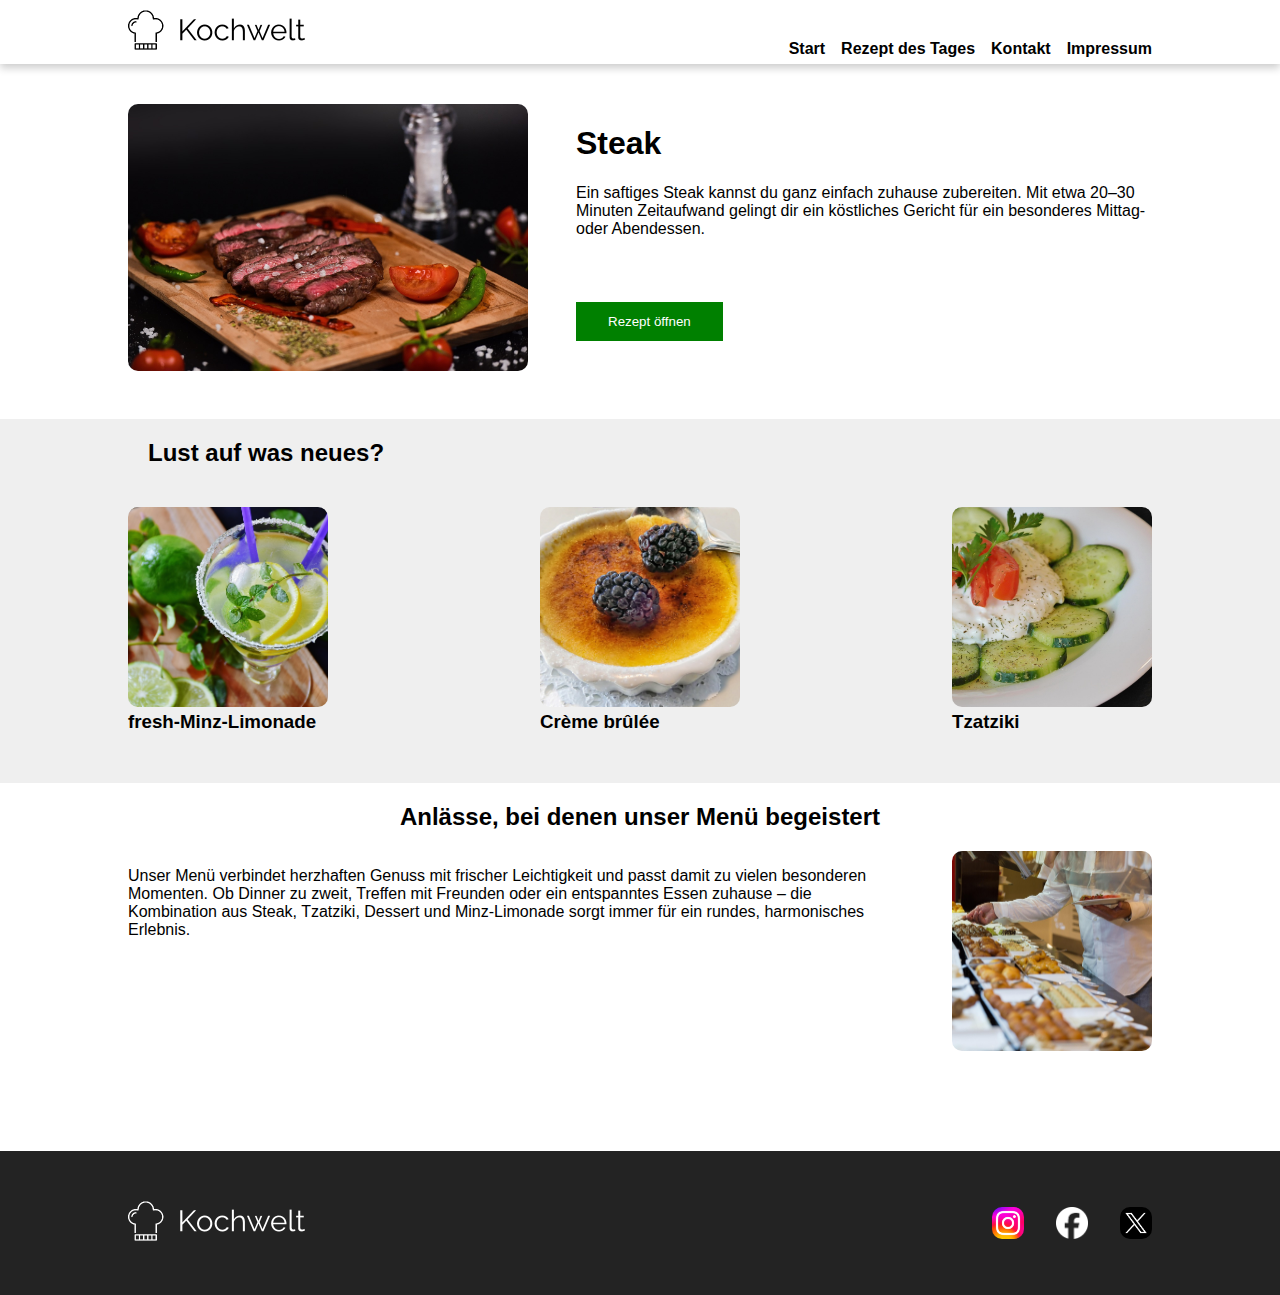
<file: index.html>
<!DOCTYPE html>
<html lang="en">

<head>
    <meta charset="UTF-8">
    <meta name="viewport" content="width=device-width, initial-scale=1.0">
    <title>Kochwelt</title>
    <link rel="stylesheet" href="css/style.css">
    <link rel="stylesheet" href="css/generel.css">
    <link rel="stylesheet" href="css/header-footer.css">
    <link rel="icon" href="./assets/img/icons/logo_small.ico" sizes="32x32">
    <link rel="stylesheet" href="./assets/img/icons/logo_small.png" sizes="32x32">
</head>

<body>

    <header class="box-shadow">
        <div class="content-limit padding">
            <div class="margin-limit">
                <div class="menu">
                    <a href="./index.html">
                        <img src="./assets/img/logo.png" alt="Go to homepage" class="menu-logo">
                    </a>
                    <nav>
                        <ul class="menu-nav">
                            <li><a href="./index.html">Start</a></li>
                            <li><a href="html/steak.html">Rezept des Tages</a></li>
                            <li><a href="html/contact.html">Kontakt</a></li>
                            <li><a href="html/impressum.html">Impressum</a></li>
                        </ul>
                    </nav>
                </div>
            </div>
        </div>
    </header>
    <main>
        <section class="content-limit padding">
            <div class="margin-limit">
                <div class="img-center">
                    <img src="assets/img/steak.jpg" alt="steak-image" class="hero-image">
                    <div>
                        <h1>Steak</h1>
                        <p>Ein saftiges Steak kannst du ganz einfach zuhause zubereiten. Mit etwa 20–30 Minuten
                            Zeitaufwand
                            gelingt dir ein köstliches Gericht für ein besonderes Mittag- oder Abendessen.</p>
                        <button role="link" class="button" onclick="location.href='html/steak.html'"> Rezept
                            öffnen</button>
                    </div>
                </div>
            </div>
        </section>
        <section class="lawn">
            <div class="content-limit padding">
                <div class="margin-limit">
                    <h2 class="new-recipe-headline">Lust auf was neues?</h2>
                    <div class="recipe-option">
                        <a href="html/lemon.html">
                            <div>
                                <img src="assets/img/mint-lemon-drink.jpg" alt="" class="recipe-image">
                                <h3 class="recipe-name">fresh-Minz-Limonade</h3>
                            </div>
                        </a>
                        <a href="html/creme-brulee.html">
                            <div>
                                <img src="assets/img/dessert.jpg" alt="" class="recipe-image">
                                <h3 class="recipe-name">Crème brûlée</h3>
                            </div>
                        </a>
                        <a href="html/tzatziki.html">
                            <div>
                                <img src="assets/img/tzaziki.jpg" alt="" class="recipe-image">
                                <h3 class="recipe-name">Tzatziki</h3>
                            </div>
                        </a>
                    </div>
                </div>
        </section>
        <section class="content-limit padding">
            <div class="margin-limit">
                <h2 class="events-title">Anlässe, bei denen unser Menü begeistert</h2>
                <div class="event-information">
                    <p>Unser Menü verbindet herzhaften Genuss mit frischer Leichtigkeit und passt damit zu vielen
                        besonderen
                        Momenten. Ob Dinner zu zweit, Treffen mit Freunden oder ein entspanntes Essen zuhause – die
                        Kombination aus Steak, Tzatziki, Dessert und Minz-Limonade sorgt immer für ein rundes,
                        harmonisches
                        Erlebnis.</p>
                    <img src="assets/img/event.jpg" alt="event-picture" class="event-image">
                </div>
            </div>
        </section>
    </main>
    <section class="footer-background" aria-label="Footer">
        <div class="content-limit padding">
            <footer class="margin-limit footer-special-margin">
                <a href="./index.html">
                    <img src="assets/img/logo.png" alt="logo-img" class="footer-logo">
                </a>
                <div class="footer-logo-foramtion">
                    <img src="assets/img/instagram-logo.png" alt="Instagram-Logo" class="social-media-logo">
                    <img src="assets/img/facebook-logo.png" alt="Facbook-Logo" class="social-media-logo">
                    <img src="assets/img/x-logo.png" alt="X-Logo" class="social-media-logo">
                </div>
            </footer>
        </div>
    </section>
</body>

</html>
</file>
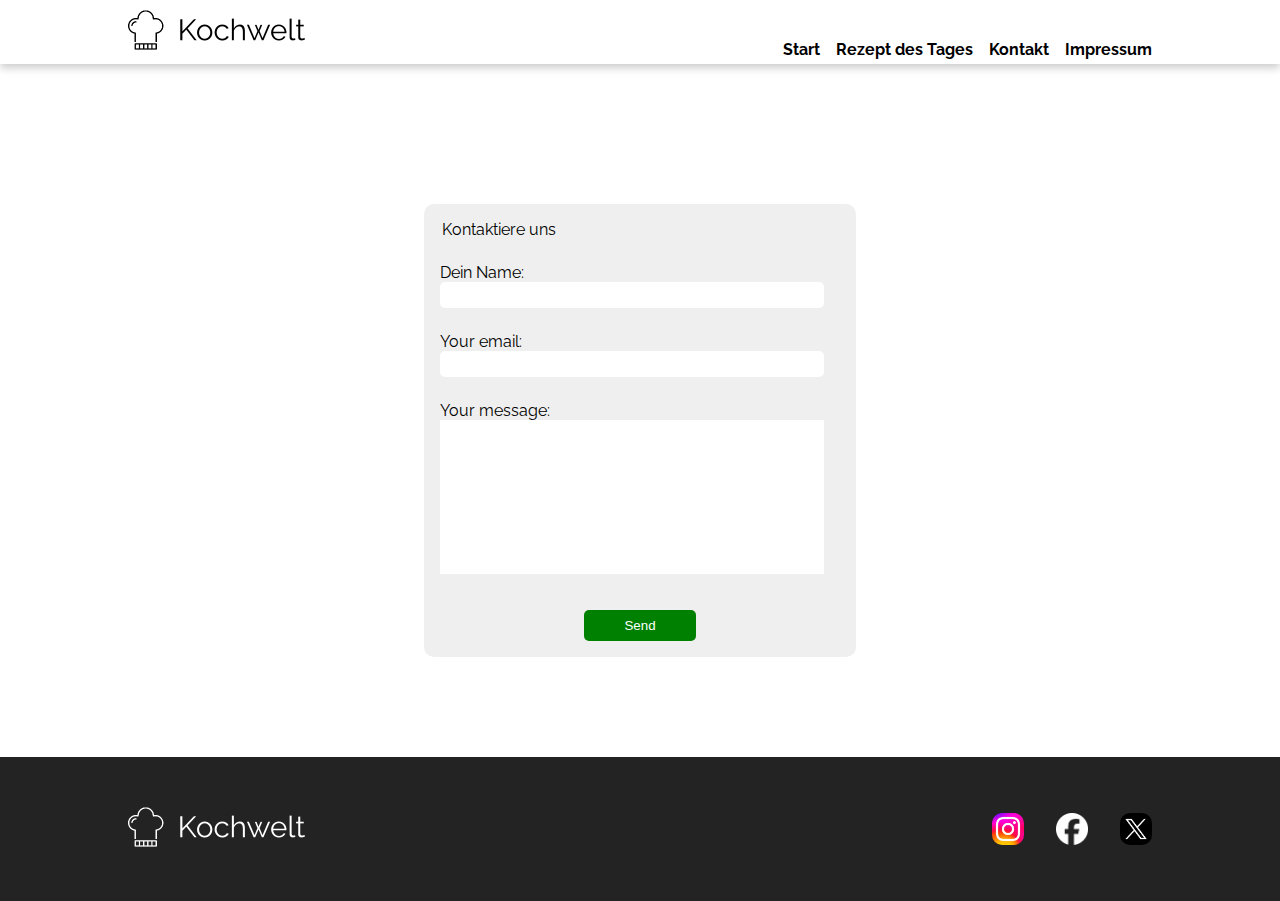
<file: html/contact.html>
<!DOCTYPE html>
<html lang="en">

<head>
    <meta charset="UTF-8">
    <meta name="viewport" content="width=device-width, initial-scale=1.0">
    <title>Kochwelt</title>
    <link rel="stylesheet" href="../css/generel.css">
    <link rel="stylesheet" href="../css/header-footer.css">
    <link rel="stylesheet" href="../css/contact.css">
    <link rel="preconnect" href="https://fonts.googleapis.com">
    <link rel="preconnect" href="https://fonts.gstatic.com" crossorigin>
    <link href="https://fonts.googleapis.com/css2?family=Raleway:ital,wght@0,100..900;1,100..900&display=swap"
        rel="stylesheet">
    <script src="../javascript/script-contact.js"></script>
</head>

<body>
    <header class="box-shadow">
        <div class="content-limit padding">
            <div class="margin-limit">
                <div class="menu">
                    <a href="../index.html">
                        <img src="../assets/img/logo.png" alt="Go to homepage" class="menu-logo">
                    </a>
                    <nav>
                        <ul class="menu-nav">
                            <li><a href="../index.html">Start</a></li>
                            <li><a href="../html/steak.html">Rezept des Tages</a></li>
                            <li><a href="../html/contact.html">Kontakt</a></li>
                            <li><a href="../html/impressum.html">Impressum</a></li>
                        </ul>

                    </nav>
                </div>
            </div>
        </div>
    </header>
    <main>
        <section class="content-limit padding">
            <div class="margin-limit contact-style">
                <div>
                    <!-- modify this form HTML and place wherever you want your form -->
                    <form action="https://formspree.io/f/xykyaejo" method="POST" class="box">
                        <legend>Kontaktiere uns</legend>

                        <label for="name" class="label-margin">Dein Name:</label>
                        <input id="name" type="text" name="name" required>

                        <label for="email" class="label-margin">Your email:</label>
                        <input id="email" type="email" name="email" required>

                        <label for="message" class="label-margin">Your message:</label>
                        <textarea id="message" name="message" required></textarea>
                        <div class="button-style">
                            <button type="submit">Send</button>
                        </div>
                    </form>

                </div>
            </div>
        </section>
    </main>
    <section class="footer-background" aria-label="footer">
        <div class="content-limit padding">
            <footer class="margin-limit footer-special-margin">
                <a href="../index.html">
                    <img src="../assets/img/logo.png" alt="logo-img" class="footer-logo">
                </a>
                <div class="footer-logo-foramtion">
                    <img src="../assets/img/instagram-logo.png" alt="Instagram-Logo" class="social-media-logo">
                    <img src="../assets/img/facebook-logo.png" alt="Facbook-Logo" class="social-media-logo">
                    <img src="../assets/img/x-logo.png" alt="X-Logo" class="social-media-logo">
                </div>
            </footer>
        </div>
    </section>
</body>
</file>
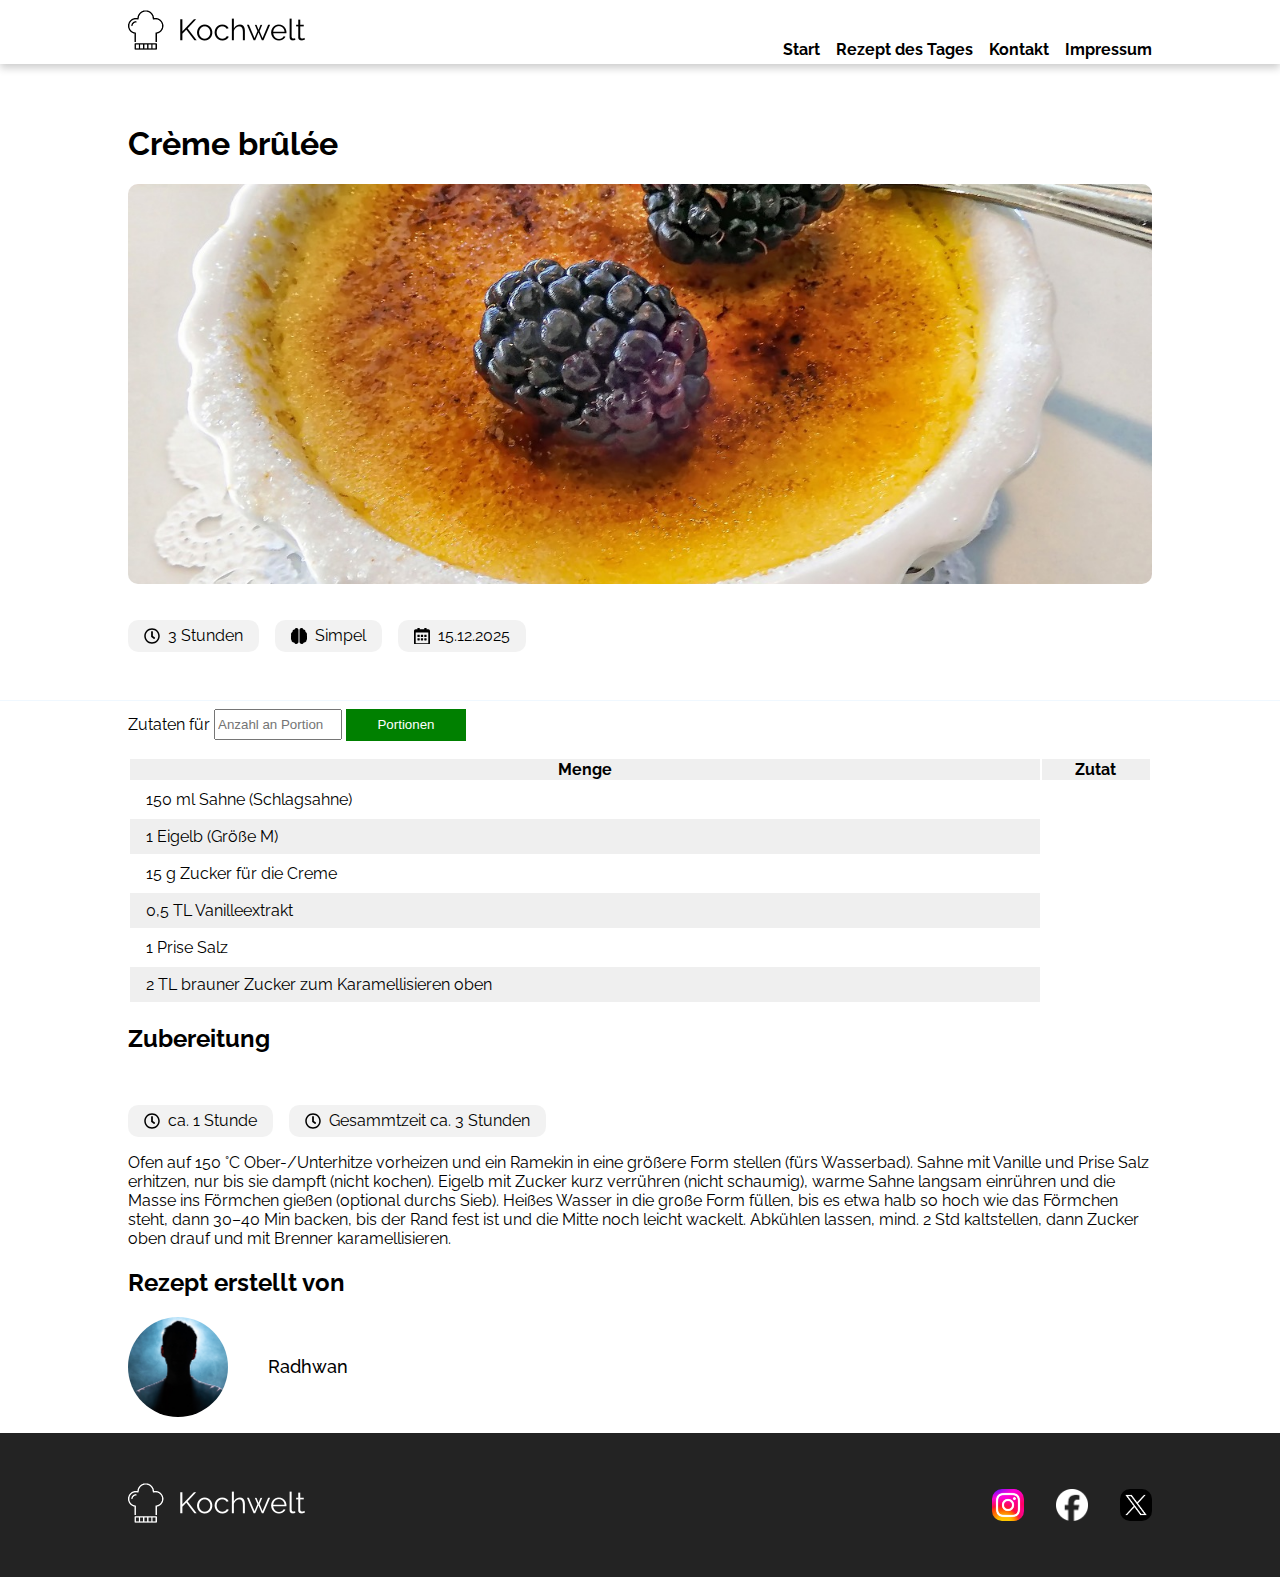
<file: html/creme-brulee.html>
<!DOCTYPE html>
<html lang="en">

<head>
    <meta charset="UTF-8">
    <meta name="viewport" content="width=device-width, initial-scale=1.0">
    <title>Kochwelt</title>
    <link rel="stylesheet" href="../css/generel.css">
    <link rel="stylesheet" href="../css/header-footer.css">
    <link rel="stylesheet" href="../css/recipe-page.css">
    <link rel="preconnect" href="https://fonts.googleapis.com">
    <link rel="preconnect" href="https://fonts.gstatic.com" crossorigin>
    <link href="https://fonts.googleapis.com/css2?family=Raleway:ital,wght@0,100..900;1,100..900&display=swap"
        rel="stylesheet">
</head>

<body>
    <header class="box-shadow">
        <div class="content-limit padding">
            <div class="margin-limit">
                <div class="menu">
                    <a href="../index.html">
                        <img src="../assets/img/logo.png" alt="Go to homepage" class="menu-logo">
                    </a>
                    <nav>
                        <ul class="menu-nav">
                            <li><a href="../index.html">Start</a></li>
                            <li><a href="../html/steak.html">Rezept des Tages</a></li>
                            <li><a href="../html/contact.html">Kontakt</a></li>
                            <li><a href="../html/impressum.html">Impressum</a></li>
                        </ul>

                    </nav>
                </div>
            </div>
        </div>
    </header>

    <main>
        <section class="content-limit padding">
            <div class="margin-limit">
                <h1>Crème brûlée</h1>
                <img src="../assets/img/dessert.jpg" alt="Steak-img" class="recipe-hero-img">
                <div class="section1-info-div">
                    <div class="section1-info">
                        <img src="../assets/img/icons/clock-regular.svg" alt="" class="section1-info-img">
                        <p>3 Stunden</p>
                    </div>
                    <div class="section1-info">
                        <img src="../assets/img/icons/brain-solid.svg" alt="" class="section1-info-img">
                        <p>Simpel</p>
                    </div>
                    <div class="section1-info">
                        <img src="../assets/img/icons/calendar-alt-regular.svg" alt="" class="section1-info-img">
                        <p>15.12.2025</p>
                    </div>
                </div>
            </div>
        </section>

        <div class="section-divider"></div>

        <section class="content-limit padding">
            <div class="margin-limit">
                <form onsubmit="rezept(); return false;" class="form-section2">
                    <label for="portion">Zutaten für</label>
                    <input type="number" min="1" max="20" id="portion" placeholder="Anzahl an Portionen"
                        class="input-portions" required>
                    <button type="submit" class="input-button">Portionen</button>
                </form>
                <table>

                    <head>
                        <tr class="table-header">
                            <th scope="col">Menge</th>
                            <th scope="col">Zutat</th>
                        </tr>
                    </head>
                    <tr>
                        <td>
                            <span id="zutA">150</span>
                            <span class="mlToL"> ml</span> Sahne (Schlagsahne)
                        </td>
                    </tr>
                    <tr>
                        <td>
                            <span id="zutB">1</span>
                            <span class="plural" data-count-id="zutB" data-singular="Eigelb"
                                data-plural="Eigelbe">Eigelb</span> (Größe M)
                        </td>
                    </tr>
                    <tr>
                        <td>
                            <span id="zutC">15</span><span class="gToKg"> g</span> Zucker für die Creme
                        </td>
                    </tr>
                    <tr>
                        <td>
                            <span id="zutD">0,5</span><span> TL Vanilleextrakt</span>
                        </td>
                    </tr>
                    <tr>
                        <td>
                            <span id="zutE">1</span><span class="plural" data-count-id="zutE" data-singular=" Prise"
                                data-plural=" Prisen"> Prise </span> Salz
                        </td>
                    </tr>
                    <tr>
                        <td>
                            <span id="zutF">2</span> <span>TL brauner Zucker zum Karamellisieren oben</span>
                        </td>
                    </tr>
                </table>
            </div>


        </section>

        <section class="content-limit padding section3">
            <div class="margin-limit">
                <h2>Zubereitung</h2>
                <div class="section1-info-div">
                    <div class="section1-info">
                        <img src="../assets/img/icons/clock-regular.svg" alt="clock-img" class="section1-info-img">
                        <p>ca. 1 Stunde</p>
                    </div>
                    <div class="section1-info">
                        <img src="../assets/img/icons/clock-regular.svg" alt="clock-img" class="section1-info-img">
                        <p>Gesammtzeit ca. 3 Stunden</p>
                    </div>
                </div>
                <p>Ofen auf 150 °C Ober-/Unterhitze vorheizen und ein Ramekin in eine größere Form stellen (fürs
                    Wasserbad).
                    Sahne mit Vanille und Prise Salz erhitzen, nur bis sie dampft (nicht kochen). Eigelb mit Zucker kurz
                    verrühren (nicht schaumig), warme Sahne langsam einrühren und die Masse ins Förmchen gießen
                    (optional
                    durchs Sieb). Heißes Wasser in die große Form füllen, bis es etwa halb so hoch wie das Förmchen
                    steht,
                    dann 30–40 Min backen, bis der Rand fest ist und die Mitte noch leicht wackelt. Abkühlen lassen,
                    mind. 2
                    Std kaltstellen, dann Zucker oben drauf und mit Brenner karamellisieren.</p>

                <h2>Rezept erstellt von</h2>
                <div class="creator-div">
                    <img src="../assets/img/character.jpg" alt="character-img" class="creator-img">
                    <h2 class="creator-name">Radhwan</h2>
                </div>
            </div>
        </section>
    </main>
    <section class="footer-background" aria-label="footer">
        <div class="content-limit padding">
            <footer class="margin-limit footer-special-margin">
                <a href="../index.html">
                    <img src="../assets/img/logo.png" alt="logo-img" class="footer-logo">
                </a>
                <div class="footer-logo-foramtion">
                    <img src="../assets/img/instagram-logo.png" alt="Instagram-Logo" class="social-media-logo">
                    <img src="../assets/img/facebook-logo.png" alt="Facbook-Logo" class="social-media-logo">
                    <img src="../assets/img/x-logo.png" alt="X-Logo" class="social-media-logo">
                </div>
            </footer>
        </div>
    </section>
    <script src="../javascript/script-creme.js"></script>
</body>

</html>
</file>
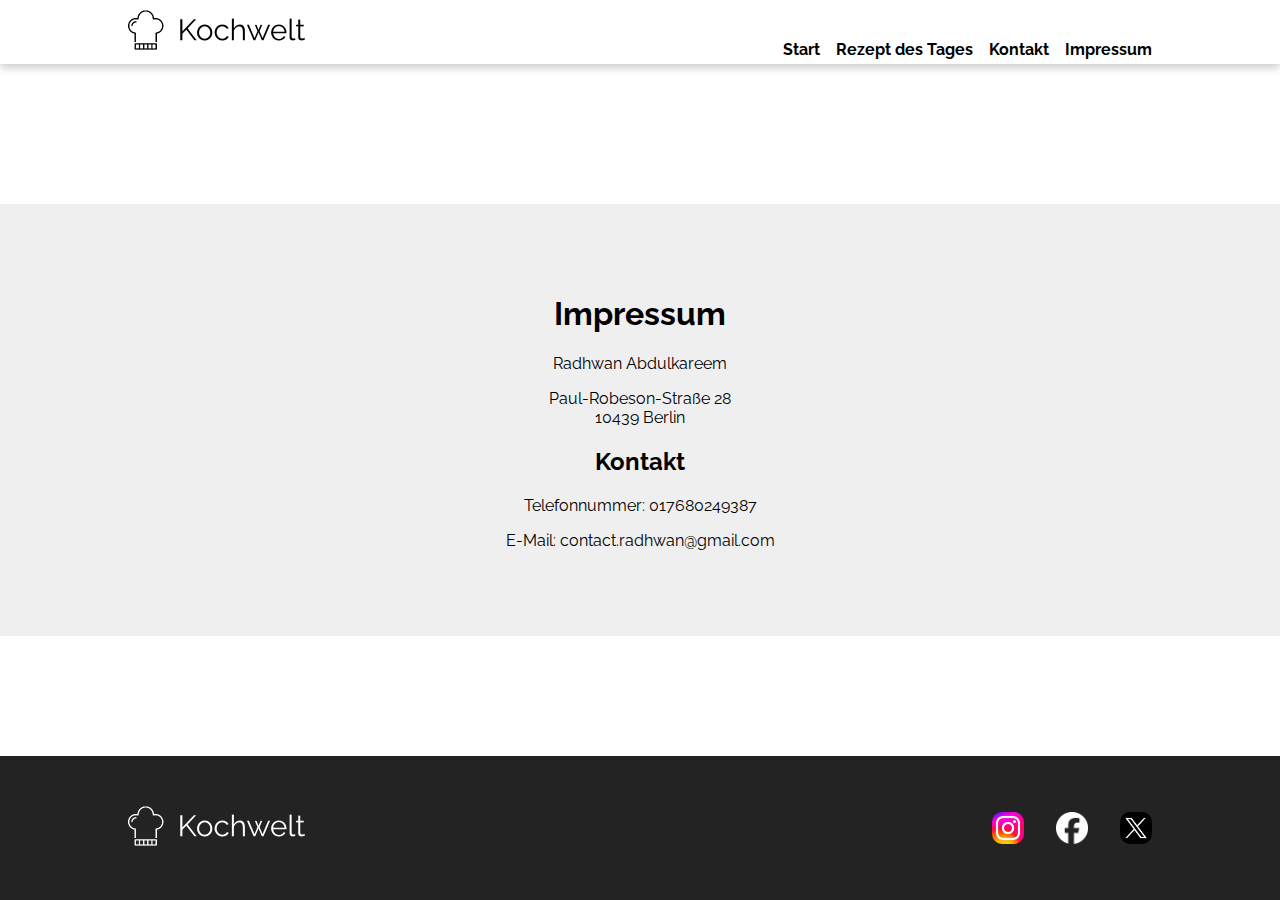
<file: html/impressum.html>
<!DOCTYPE html>
<html lang="en">

<head>
    <meta charset="UTF-8">
    <meta name="viewport" content="width=device-width, initial-scale=1.0">
    <title>Kochwelt</title>
    <link rel="stylesheet" href="../css/generel.css">
    <link rel="stylesheet" href="../css/header-footer.css">
    <link rel="stylesheet" href="../css/impressum.css">
    <link rel="preconnect" href="https://fonts.googleapis.com">
    <link rel="preconnect" href="https://fonts.gstatic.com" crossorigin>
    <link href="https://fonts.googleapis.com/css2?family=Raleway:ital,wght@0,100..900;1,100..900&display=swap"
        rel="stylesheet">
</head>

<body>
    <header class="box-shadow">
        <div class="content-limit padding">
            <div class="margin-limit">
                <div class="menu">
                    <a href="../index.html">
                        <img src="../assets/img/logo.png" alt="Go to homepage" class="menu-logo">
                    </a>
                    <nav>
                        <ul class="menu-nav">
                            <li><a href="../index.html">Start</a></li>
                            <li><a href="../html/steak.html">Rezept des Tages</a></li>
                            <li><a href="../html/contact.html">Kontakt</a></li>
                            <li><a href="../html/impressum.html">Impressum</a></li>
                        </ul>

                    </nav>
                </div>
            </div>
        </div>
    </header>
    <main>
        <div class="page">
            <section class="lawn">
                <div class="content-limit padding">
                    <div class="margin-limit impressum-design">
                        <h1>Impressum</h1>
                        <p>Radhwan Abdulkareem</p>
                        <p>Paul-Robeson-Straße 28 <br>10439 Berlin</p>
                        <h2>Kontakt</h2>
                        <p>Telefonnummer: 017680249387</p>
                        <p>E-Mail: contact.radhwan@gmail.com</p>
                    </div>
                </div>
            </section>
        </div>
    </main>
    <section class="footer-background" aria-label="footer">
        <div class="content-limit padding">
            <footer class="margin-limit footer-special-margin">
                <a href="../index.html">
                    <img src="../assets/img/logo.png" alt="logo-img" class="footer-logo">
                </a>
                <div class="footer-logo-foramtion">
                    <img src="../assets/img/instagram-logo.png" alt="Instagram-Logo" class="social-media-logo">
                    <img src="../assets/img/facebook-logo.png" alt="Facbook-Logo" class="social-media-logo">
                    <img src="../assets/img/x-logo.png" alt="X-Logo" class="social-media-logo">
                </div>
            </footer>
        </div>
    </section>
</body>
</file>
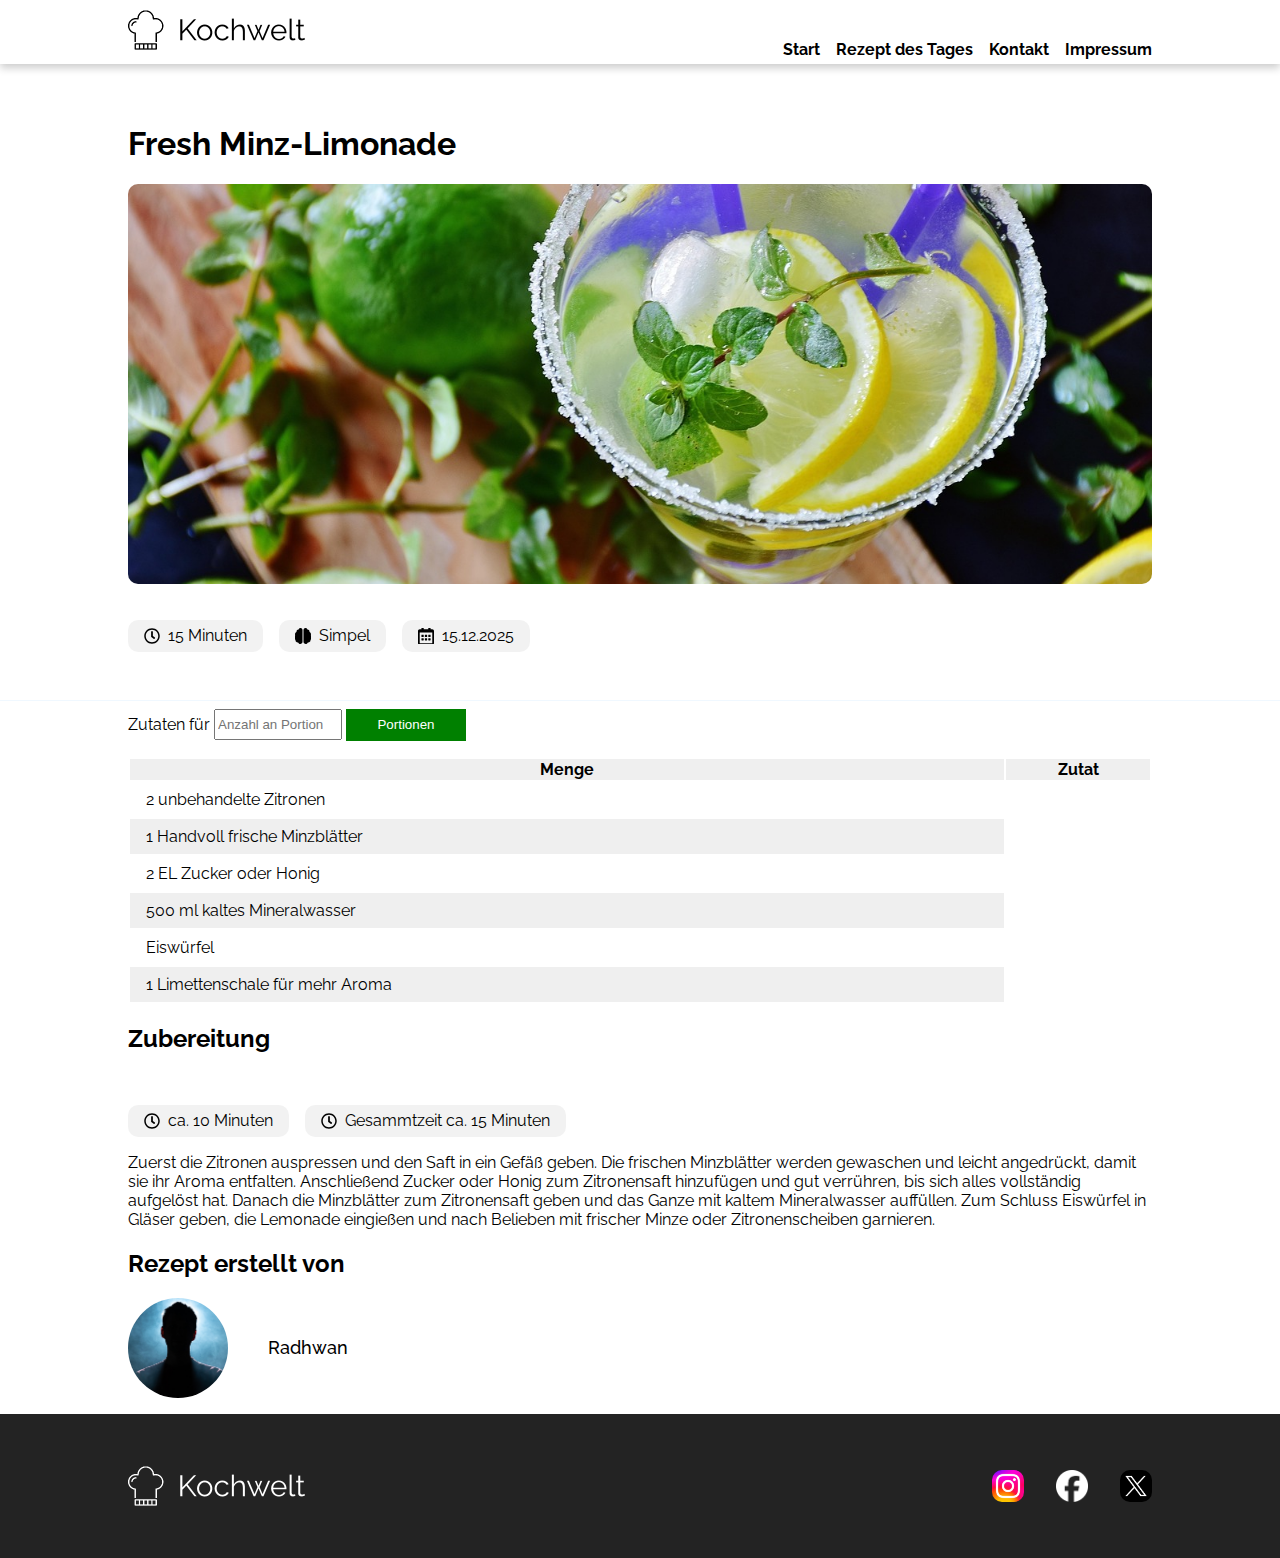
<file: html/lemon.html>
<!DOCTYPE html>
<html lang="en">

<head>
    <meta charset="UTF-8">
    <meta name="viewport" content="width=device-width, initial-scale=1.0">
    <title>Kochwelt</title>
    <link rel="stylesheet" href="../css/generel.css">
    <link rel="stylesheet" href="../css/header-footer.css">
    <link rel="stylesheet" href="../css/recipe-page.css">
    <link rel="preconnect" href="https://fonts.googleapis.com">
    <link rel="preconnect" href="https://fonts.gstatic.com" crossorigin>
    <link href="https://fonts.googleapis.com/css2?family=Raleway:ital,wght@0,100..900;1,100..900&display=swap"
        rel="stylesheet">
</head>

<body>
    <header class="box-shadow">
        <div class="content-limit padding">
            <div class="margin-limit">
                <div class="menu">
                    <a href="../index.html">
                        <img src="../assets/img/logo.png" alt="Go to homepage" class="menu-logo">
                    </a>
                    <nav>
                        <ul class="menu-nav">
                            <li><a href="../index.html">Start</a></li>
                            <li><a href="../html/steak.html">Rezept des Tages</a></li>
                            <li><a href="../html/contact.html">Kontakt</a></li>
                            <li><a href="../html/impressum.html">Impressum</a></li>
                        </ul>

                    </nav>
                </div>
            </div>
        </div>
    </header>

    <main>
        <section class="content-limit padding">
            <div class="margin-limit">
                <h1>Fresh Minz-Limonade</h1>
                <img src="../assets/img/mint-lemon-drink.jpg" alt="lemon-img" class="recipe-hero-img">
                <div class="section1-info-div">
                    <div class="section1-info">
                        <img src="../assets/img/icons/clock-regular.svg" alt="" class="section1-info-img">
                        <p>15 Minuten</p>
                    </div>
                    <div class="section1-info">
                        <img src="../assets/img/icons/brain-solid.svg" alt="" class="section1-info-img">
                        <p>Simpel</p>
                    </div>
                    <div class="section1-info">
                        <img src="../assets/img/icons/calendar-alt-regular.svg" alt="" class="section1-info-img">
                        <p>15.12.2025</p>
                    </div>
                </div>
            </div>
        </section>

        <div class="section-divider"></div>

        <section class="content-limit padding">
            <div class="margin-limit">
                <form onsubmit="rezept(); return false;" class="form-section2">
                    <label for="portion">Zutaten für</label>
                    <input type="number" min="1" max="20" id="portion" placeholder="Anzahl an Portionen"
                        class="input-portions" required>

                    <button type="submit" class="input-button">Portionen</button>
                </form>
                <table>

                    <head>
                        <tr class="table-header">
                            <th scope="col">Menge</th>
                            <th scope="col">Zutat</th>
                        </tr>
                    </head>
                    <tr>
                        <td>
                            <span id="zutA">2</span>
                            unbehandelte Zitronen
                        </td>
                    </tr>
                    <tr>
                        <td>
                            <span id="zutB">1</span>
                            Handvoll frische Minzblätter
                        </td>
                    </tr>
                    <tr>
                        <td>
                            <span id="zutC">2</span> EL Zucker oder Honig
                        </td>
                    </tr>
                    <tr>
                        <td>
                            <span id="zutD">500</span> <span class="mlToL">ml</span> kaltes Mineralwasser
                        </td>
                    </tr>
                    <tr>
                        <td>
                            <span>Eiswürfel</span>
                        </td>
                    </tr>
                    <tr>
                        <td>
                            <span id="zutE">1</span> <span class="plural" data-count-id="zutE"
                                data-singular="Limettenschale" data-plural="Limettenschalen">Limettenschale</span> für
                            mehr Aroma
                        </td>
                    </tr>
                </table>
            </div>


        </section>

        <section class="content-limit padding section3">
            <div class="margin-limit">
                <h2>Zubereitung</h2>
                <div class="section1-info-div">
                    <div class="section1-info">
                        <img src="../assets/img/icons/clock-regular.svg" alt="clock-img" class="section1-info-img">
                        <p>ca. 10 Minuten</p>
                    </div>
                    <div class="section1-info">
                        <img src="../assets/img/icons/clock-regular.svg" alt="clock-img" class="section1-info-img">
                        <p>Gesammtzeit ca. 15 Minuten</p>
                    </div>
                </div>
                <p>Zuerst die Zitronen auspressen und den Saft in ein Gefäß geben. Die frischen Minzblätter werden
                    gewaschen
                    und leicht angedrückt, damit sie ihr Aroma entfalten. Anschließend Zucker oder Honig zum
                    Zitronensaft
                    hinzufügen und gut verrühren, bis sich alles vollständig aufgelöst hat. Danach die Minzblätter zum
                    Zitronensaft geben und das Ganze mit kaltem Mineralwasser auffüllen. Zum Schluss Eiswürfel in Gläser
                    geben, die Lemonade eingießen und nach Belieben mit frischer Minze oder Zitronenscheiben garnieren.
                </p>

                <h2>Rezept erstellt von</h2>
                <div class="creator-div">
                    <img src="../assets/img/character.jpg" alt="character-img" class="creator-img">
                    <h2 class="creator-name">Radhwan</h2>
                </div>
            </div>
        </section>
    </main>
    <section class="footer-background">
        <div class="content-limit padding">
            <footer class="margin-limit footer-special-margin">
                <img src="../assets/img/logo.png" alt="logo-img" class="footer-logo">
                <div class="footer-logo-foramtion">
                    <img src="../assets/img/instagram-logo.png" alt="Instagram-Logo" class="social-media-logo">
                    <img src="../assets/img/facebook-logo.png" alt="Facbook-Logo" class="social-media-logo">
                    <img src="../assets/img/x-logo.png" alt="X-Logo" class="social-media-logo">
                </div>
            </footer>
        </div>
    </section>
    <script src="../javascript/script-lemon.js"></script>

</body>

</html>
</file>
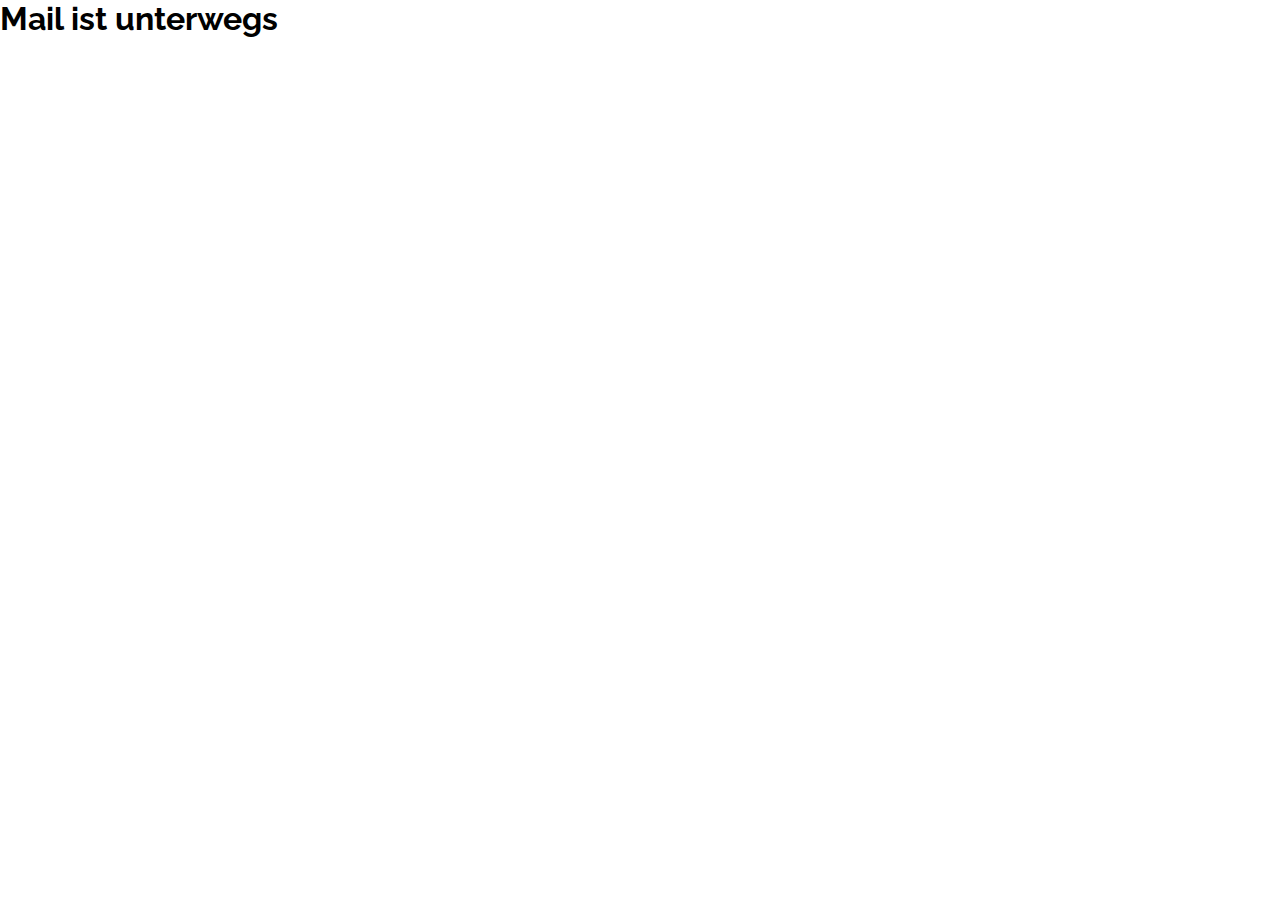
<file: html/send_mail.html>
<!DOCTYPE html>
<html lang="en">

<head>
    <meta charset="UTF-8">
    <meta name="viewport" content="width=device-width, initial-scale=1.0">
    <title>Kochwelt</title>
    <link rel="stylesheet" href="../css/generel.css">
    <link rel="stylesheet" href="../css/header-footer.css">
    <link rel="stylesheet" href="../css/contact.css">
    <link rel="preconnect" href="https://fonts.googleapis.com">
    <link rel="preconnect" href="https://fonts.gstatic.com" crossorigin>
    <link href="https://fonts.googleapis.com/css2?family=Raleway:ital,wght@0,100..900;1,100..900&display=swap"
        rel="stylesheet">
        <script src="../javascript/script-contact.js"></script>
</head>

<body>
    <h1>Mail ist unterwegs</h1>
</body>
</file>
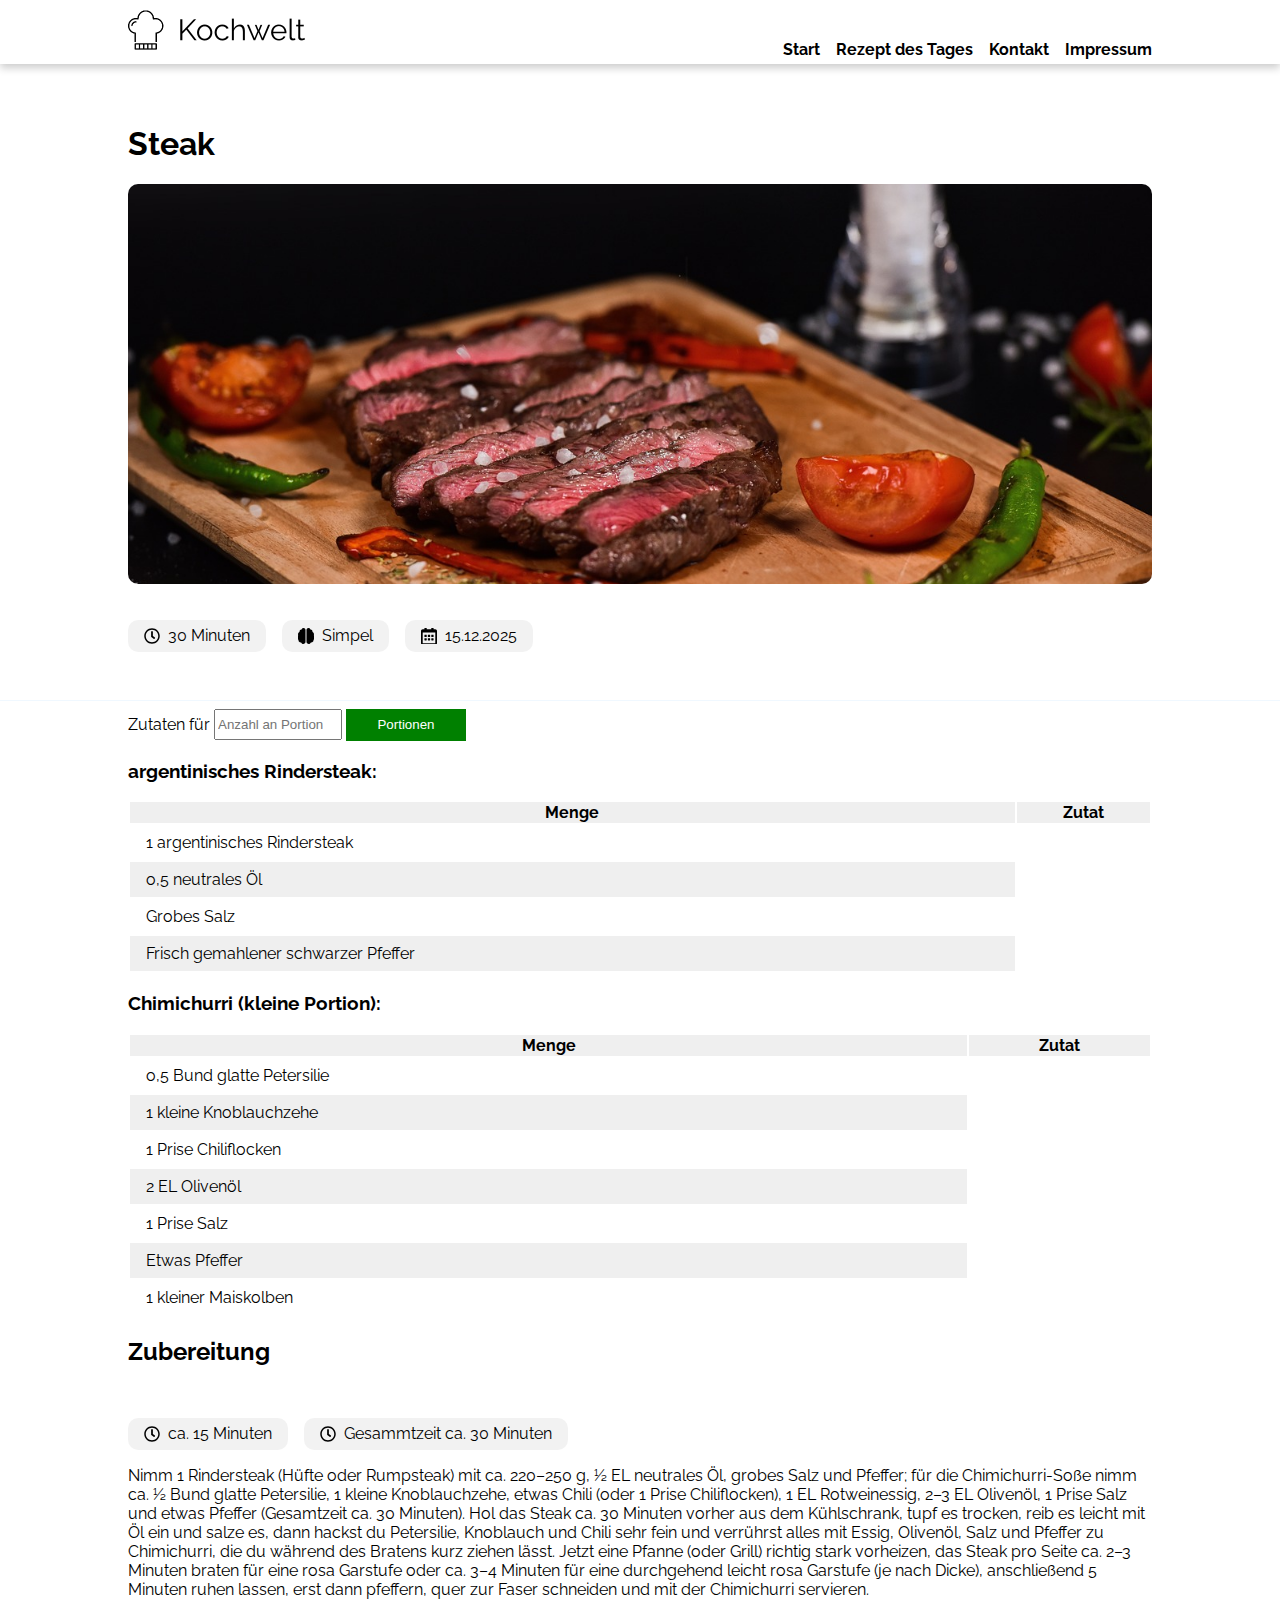
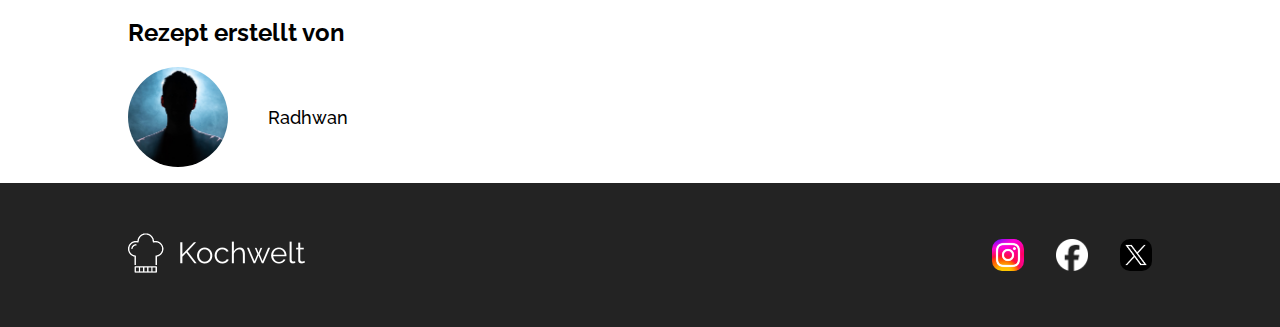
<file: html/steak.html>
<!DOCTYPE html>
<html lang="en">

<head>
    <meta charset="UTF-8">
    <meta name="viewport" content="width=device-width, initial-scale=1.0">
    <title>Kochwelt</title>
    <link rel="stylesheet" href="../css/generel.css">
    <link rel="stylesheet" href="../css/header-footer.css">
    <link rel="stylesheet" href="../css/recipe-page.css">
    <link rel="preconnect" href="https://fonts.googleapis.com">
    <link rel="preconnect" href="https://fonts.gstatic.com" crossorigin>
    <link href="https://fonts.googleapis.com/css2?family=Raleway:ital,wght@0,100..900;1,100..900&display=swap"
        rel="stylesheet">
</head>

<body>
    <header class="box-shadow">
        <div class="content-limit padding">
            <div class="margin-limit">
                <div class="menu">
                    <a href="../index.html">
                        <img src="../assets/img/logo.png" alt="Go to homepage" class="menu-logo">
                    </a>
                    <nav>
                        <ul class="menu-nav">
                            <li><a href="../index.html">Start</a></li>
                            <li><a href="../html/steak.html">Rezept des Tages</a></li>
                            <li><a href="../html/contact.html">Kontakt</a></li>
                            <li><a href="../html/impressum.html">Impressum</a></li>
                        </ul>

                    </nav>
                </div>
            </div>
        </div>
    </header>

    <main>
        <section class="content-limit padding">
            <div class="margin-limit">
                <h1>Steak</h1>
                <img src="../assets/img/steak.jpg" alt="Steak-img" class="recipe-hero-img">
                <div class="section1-info-div">
                    <div class="section1-info">
                        <img src="../assets/img/icons/clock-regular.svg" alt="" class="section1-info-img">
                        <p>30 Minuten</p>
                    </div>
                    <div class="section1-info">
                        <img src="../assets/img/icons/brain-solid.svg" alt="" class="section1-info-img">
                        <p>Simpel</p>
                    </div>
                    <div class="section1-info">
                        <img src="../assets/img/icons/calendar-alt-regular.svg" alt="" class="section1-info-img">
                        <p>15.12.2025</p>
                    </div>
                </div>
            </div>
        </section>

        <div class="section-divider"></div>

        <section class="content-limit padding">
            <div class="margin-limit">
                <form onsubmit="rezept(); return false;" class="form-section2">
                    <label for="portion">Zutaten für</label>
                    <input type="number" min="1" max="20" id="portion" placeholder="Anzahl an Portionen"
                        class="input-portions" required>
                    <button type="submit" class="input-button">Portionen</button>
                </form>

                <h3>argentinisches Rindersteak:</h3>
                <table>
                    <head>
                        <tr class="table-header">
                            <th scope="col">Menge</th>
                            <th scope="col">Zutat</th>
                        </tr>
                    </head>
                    <tr>
                        <td>
                            <span id="zutA">1</span>
                            <span class="plural" data-count-id="zutA" data-singular="argentinisches Rindersteak"
                                data-plural="argentinische Rindersteaks">argentinisches Rindersteak</span>
                        </td>
                    </tr>
                    <tr>
                        <td>
                            <span id="zutB">o,5</span>
                            <span class="plural" data-count-id="zutB" data-singular="neutrales Öl"
                                data-plural="neutrale Öle">neutrales Öl</span>
                        </td>
                    </tr>
                    <tr>
                        <td>
                            <span>Grobes Salz</span>
                        </td>
                    </tr>
                    <tr>
                        <td>
                            <span>Frisch gemahlener schwarzer Pfeffer</span>
                        </td>
                    </tr>
                </table>
                <h3>Chimichurri (kleine Portion):</h3>
                <table>

                    <head>
                        <tr class="table-header">
                            <th scope="col">Menge</th>
                            <th scope="col">Zutat</th>
                        </tr>
                    </head>
                    <tr>
                        <td>
                            <span id="zutC">o,5</span> Bund glatte <span class="plural" data-count-id="zutC"
                                data-singular="Petersilie" data-plural="Petersilien">Petersilie</span>
                        </td>
                    </tr>
                    <tr>
                        <td>
                            <span id="zutD">1</span><span class="plural" data-count-id="zutD"
                                data-singular=" kleine Knoblauchzehe" data-plural=" kleine Knoblauchzehen"> kleine
                                Knoblauchzehe</span>
                        </td>
                    </tr>
                    <tr>
                        <td>
                            <span id="zutE">1</span> <span class="plural" data-count-id="zutE" data-singular="Prise"
                                data-plural="Prisen">Prise</span> Chiliflocken
                        </td>
                    </tr>
                    <tr>
                        <td>
                            <span id="zutF">2</span> EL Olivenöl
                        </td>
                    </tr>
                    <tr>
                        <td>
                            <span id="zutG">1</span> <span class="plural" data-count-id="zutG" data-singular="Prise"
                                data-plural="Prisen">Prise</span> Salz
                        </td>
                    </tr>
                    <tr>
                        <td>
                            <span>Etwas Pfeffer</span>
                        </td>
                    </tr>
                    <tr>
                        <td>
                            <span id="zutH">1</span> <span class="plural" data-count-id="zutH"
                                data-singular="kleiner Maiskolben" data-plural="kleine Meiskolben">kleiner
                                Maiskolben</span>
                        </td>
                    </tr>
                </table>
            </div>


        </section>

        <section class="content-limit padding section3">
            <div class="margin-limit">
                <h2>Zubereitung</h2>
                <div class="section1-info-div">
                    <div class="section1-info">
                        <img src="../assets/img/icons/clock-regular.svg" alt="clock-img" class="section1-info-img">
                        <p>ca. 15 Minuten</p>
                    </div>
                    <div class="section1-info">
                        <img src="../assets/img/icons/clock-regular.svg" alt="clock-img" class="section1-info-img">
                        <p>Gesammtzeit ca. 30 Minuten</p>
                    </div>
                </div>
                <p>Nimm 1 Rindersteak (Hüfte oder Rumpsteak) mit ca. 220–250 g, ½ EL neutrales Öl, grobes Salz und
                    Pfeffer; für die Chimichurri-Soße nimm ca. ½ Bund glatte Petersilie, 1 kleine Knoblauchzehe, etwas
                    Chili (oder 1 Prise Chiliflocken), 1 EL Rotweinessig, 2–3 EL Olivenöl, 1 Prise Salz und etwas
                    Pfeffer (Gesamtzeit ca. 30 Minuten). Hol das Steak ca. 30 Minuten vorher aus dem Kühlschrank, tupf
                    es trocken, reib es leicht mit Öl ein und salze es, dann hackst du Petersilie, Knoblauch und Chili
                    sehr fein und verrührst alles mit Essig, Olivenöl, Salz und Pfeffer zu Chimichurri, die du während
                    des Bratens kurz ziehen lässt. Jetzt eine Pfanne (oder Grill) richtig stark vorheizen, das Steak pro
                    Seite ca. 2–3 Minuten braten für eine rosa Garstufe oder ca. 3–4 Minuten für eine durchgehend leicht
                    rosa Garstufe (je nach Dicke), anschließend 5 Minuten ruhen lassen, erst dann pfeffern, quer zur
                    Faser schneiden und mit der Chimichurri servieren.
                </p>

                <h2>Rezept erstellt von</h2>
                <div class="creator-div">
                    <img src="../assets/img/character.jpg" alt="character-img" class="creator-img">
                    <h2 class="creator-name">Radhwan</h2>
                </div>
            </div>
        </section>
    </main>
    <section class="footer-background" aria-label="footer">
        <div class="content-limit padding">
            <footer class="margin-limit footer-special-margin">
                <a href="../index.html">
                    <img src="../assets/img/logo.png" alt="logo-img" class="footer-logo">
                </a>
                <div class="footer-logo-foramtion">
                    <img src="../assets/img/instagram-logo.png" alt="Instagram-Logo" class="social-media-logo">
                    <img src="../assets/img/facebook-logo.png" alt="Facbook-Logo" class="social-media-logo">
                    <img src="../assets/img/x-logo.png" alt="X-Logo" class="social-media-logo">
                </div>
            </footer>
        </div>
    </section>
    <script src="../javascript/script-steak.js"></script>
</body>

</html>
</file>
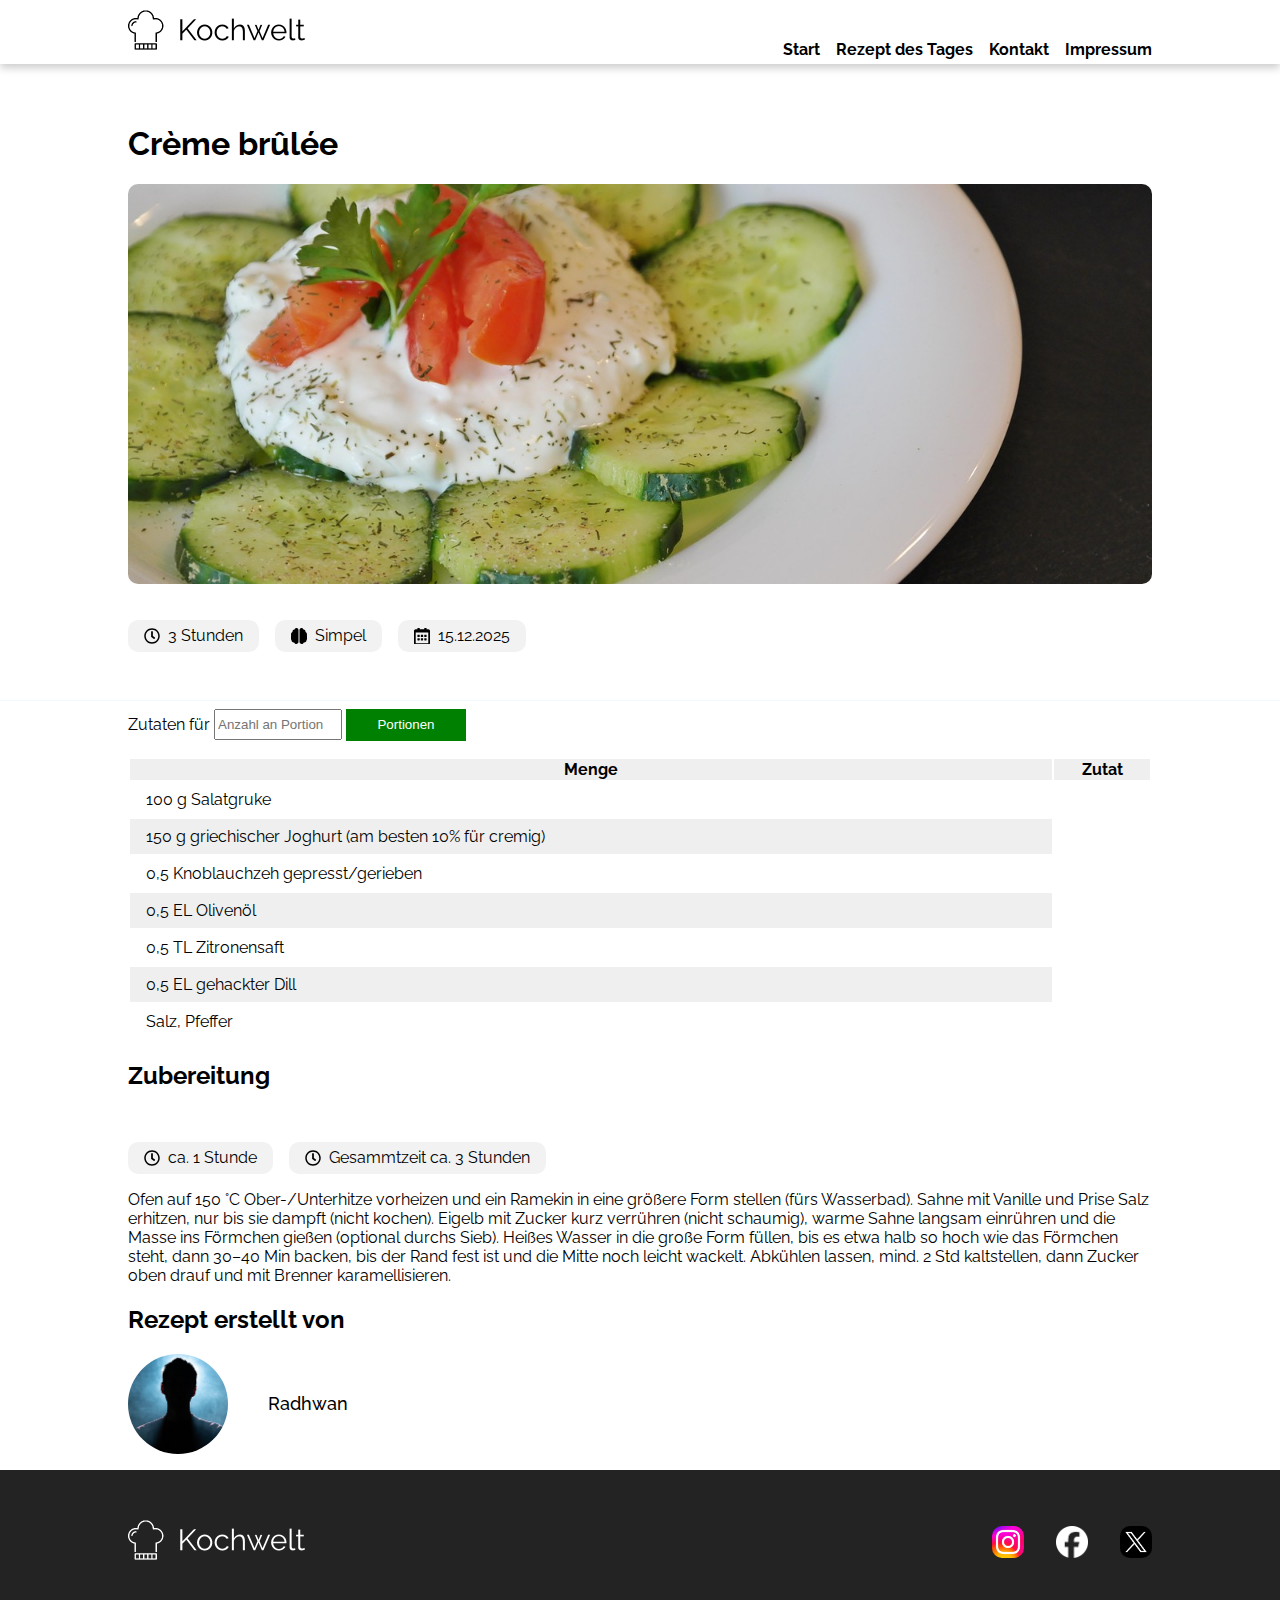
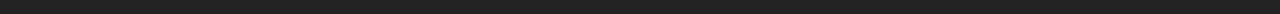
<file: html/tzatziki.html>
<!DOCTYPE html>
<html lang="en">

<head>
    <meta charset="UTF-8">
    <meta name="viewport" content="width=device-width, initial-scale=1.0">
    <title>Kochwelt</title>
    <link rel="stylesheet" href="../css/generel.css">
    <link rel="stylesheet" href="../css/header-footer.css">
    <link rel="stylesheet" href="../css/recipe-page.css">
    <link rel="preconnect" href="https://fonts.googleapis.com">
    <link rel="preconnect" href="https://fonts.gstatic.com" crossorigin>
    <link href="https://fonts.googleapis.com/css2?family=Raleway:ital,wght@0,100..900;1,100..900&display=swap"
        rel="stylesheet">
</head>

<body>
    <header class="box-shadow">
        <div class="content-limit padding">
            <div class="margin-limit">
                <div class="menu">
                    <a href="../index.html">
                        <img src="../assets/img/logo.png" alt="Go to homepage" class="menu-logo">
                    </a>
                    <nav>
                        <ul class="menu-nav">
                            <li><a href="../index.html">Start</a></li>
                            <li><a href="../html/steak.html">Rezept des Tages</a></li>
                            <li><a href="../html/contact.html">Kontakt</a></li>
                            <li><a href="../html/impressum.html">Impressum</a></li>
                        </ul>

                    </nav>
                </div>
            </div>
        </div>
    </header>
    <main>
        <section class="content-limit padding">
            <div class="margin-limit">
                <h1>Crème brûlée</h1>
                <img src="../assets/img/tzaziki.jpg" alt="Steak-img" class="recipe-hero-img">
                <div class="section1-info-div">
                    <div class="section1-info">
                        <img src="../assets/img/icons/clock-regular.svg" alt="" class="section1-info-img">
                        <p>3 Stunden</p>
                    </div>
                    <div class="section1-info">
                        <img src="../assets/img/icons/brain-solid.svg" alt="" class="section1-info-img">
                        <p>Simpel</p>
                    </div>
                    <div class="section1-info">
                        <img src="../assets/img/icons/calendar-alt-regular.svg" alt="" class="section1-info-img">
                        <p>15.12.2025</p>
                    </div>
                </div>
            </div>
        </section>

        <div class="section-divider"></div>

        <section class="content-limit padding">
            <div class="margin-limit">
                <form onsubmit="rezept(); return false;" class="form-section2">
                    <label for="portion">Zutaten für</label>
                    <input type="number" min="1" max="20" id="portion" placeholder="Anzahl an Portionen"
                        class="input-portions" required>

                    <button type="submit" class="input-button">Portionen</button>
                </form>
                <table>

                    <head>
                        <tr class="table-header">
                            <th scope="col">Menge</th>
                            <th scope="col">Zutat</th>
                        </tr>
                    </head>
                    <tr>
                        <td>
                            <span id="zutA">100</span>
                            <span class="gToKg"> g</span> Salatgruke
                        </td>
                    </tr>
                    <tr>
                        <td>
                            <span id="zutB">150</span>
                            <span class="gToKg"> g</span> griechischer Joghurt (am besten 10% für cremig)
                        </td>
                    </tr>
                    <tr>
                        <td>
                            <span id="zutC">0,5</span> <span id="replacegarlic">Knoblauchzeh</span> gepresst/gerieben
                        </td>
                    </tr>
                    <tr>
                        <td>
                            <span id="zutD">0,5</span> EL Olivenöl
                        </td>
                    </tr>
                    <tr>
                        <td>
                            <span id="zutE">0,5</span> TL Zitronensaft
                        </td>
                    </tr>
                    <tr>
                        <td>
                            <span id="zutF">0,5</span> EL gehackter Dill
                        </td>
                    </tr>
                    <tr>
                        <td>
                            <span>Salz, Pfeffer</span>
                        </td>
                    </tr>
                </table>
            </div>


        </section>

        <section class="content-limit padding section3">
            <div class="margin-limit">
                <h2>Zubereitung</h2>
                <div class="section1-info-div">
                    <div class="section1-info">
                        <img src="../assets/img/icons/clock-regular.svg" alt="clock-img" class="section1-info-img">
                        <p>ca. 1 Stunde</p>
                    </div>
                    <div class="section1-info">
                        <img src="../assets/img/icons/clock-regular.svg" alt="clock-img" class="section1-info-img">
                        <p>Gesammtzeit ca. 3 Stunden</p>
                    </div>
                </div>
                <p>Ofen auf 150 °C Ober-/Unterhitze vorheizen und ein Ramekin in eine größere Form stellen (fürs
                    Wasserbad).
                    Sahne mit Vanille und Prise Salz erhitzen, nur bis sie dampft (nicht kochen). Eigelb mit Zucker kurz
                    verrühren (nicht schaumig), warme Sahne langsam einrühren und die Masse ins Förmchen gießen
                    (optional
                    durchs Sieb). Heißes Wasser in die große Form füllen, bis es etwa halb so hoch wie das Förmchen
                    steht,
                    dann 30–40 Min backen, bis der Rand fest ist und die Mitte noch leicht wackelt. Abkühlen lassen,
                    mind. 2
                    Std kaltstellen, dann Zucker oben drauf und mit Brenner karamellisieren.</p>

                <h2>Rezept erstellt von</h2>
                <div class="creator-div">
                    <img src="../assets/img/character.jpg" alt="character-img" class="creator-img">
                    <h2 class="creator-name">Radhwan</h2>
                </div>
            </div>
        </section>
    </main>
    <section class="footer-background" aria-label="Footer">
        <div class="content-limit padding">
            <footer class="margin-limit footer-special-margin">
                <a href="../index.html">
                    <img src="../assets/img/logo.png" alt="logo-img" class="footer-logo">
                </a>
                <div class="footer-logo-foramtion">
                    <img src="../assets/img/instagram-logo.png" alt="Instagram-Logo" class="social-media-logo">
                    <img src="../assets/img/facebook-logo.png" alt="Facbook-Logo" class="social-media-logo">
                    <img src="../assets/img/x-logo.png" alt="X-Logo" class="social-media-logo">
                </div>
            </footer>
        </div>
    </section>
    <script src="../javascript/script-tzatziki.js"></script>
</body>

</html>
</file>
<file: css/style.css>
.img-center {
    display: flex;
    justify-content: space-around;
    gap: 48px;
    margin-bottom: 48px;
}

.hero-image {
    width: 400px;
    object-fit: cover;
}

.button {
    margin-top: 48px;
    background-color: green;
    color: white;
    padding: 12px 32px 12px 32px;
    border: 0;
}

.new-recipe-headline {
    font-size: 24px;
    font-weight: bold;
    padding: 20px;
}

.recipe-option {
    display: flex;
    justify-content: space-between;
    align-items: center;
    padding-bottom: 50px;
}

.recipe-image {
    width: 200px;
    height: 200px;
    object-fit: cover;
}

.recipe-name {
    margin: 0;
}

.events-title {
    text-align: center;
}

.event-information {
    display: flex;
    justify-content: space-between;
    gap: 50px;
    padding-bottom: 100px;
}

.event-image {
    width: 200px;
    height: 200px;
    object-fit: cover;
}
</file>
<file: css/generel.css>
body {
    margin: 0;
    font-family: 'raleway', sans-serif;
}

a {
    text-decoration: none;
    color: black;
}

.content-limit {
    max-width: 1440px;
    margin: 0 auto;
}

.padding {
    padding-right: 48px;
    padding-left: 48px;
}

.margin-limit {
    margin: 0 80px 0 80px;
}

img{
    border-radius: 10px;
}

.lawn {
    background-color: #efefef;
}
</file>
<file: css/header-footer.css>
.box-shadow {
    box-shadow: 0 4px 8px rgba(0, 0, 0, 0.2);
    margin-bottom: 40px;
}

.menu-nav {
    display: flex;
    list-style: none;
    font-weight: bold;
    margin: 40px 0 0 0;
    gap: 16px;
}

.menu-logo {
    width: 200px;
    height: auto;
}

.menu {
    display: flex;
    justify-content: space-between;
    margin-bottom: 36px;
}

footer {
    display: flex;
    justify-content: space-between;
    align-items: center;
    height: 144px;
    margin-bottom: 0;
}

.footer-background {
    background-color: #232323;
}

.footer-logo {
    width: 200px;
    filter: invert(1);
}

.footer-logo-foramtion {
    display: flex;
    align-items: center;
    gap: 32px;
}

.social-media-logo {
    width: 32px;
    height: 32px;
}

.footer-special-margin {
    margin-bottom: 0;
}

main {
    flex: 1;
    /* Main wächst und nimmt freien Platz zwischen Header und Footer */
}

body {
    display: flex;
    flex-direction: column;
    min-height: 100vh;
    /* Körper nimmt immer die ganze Höhe */
    margin: 0;
}

header,
.footer-background {
    flex-shrink: 0;
    /* Header und Footer dürfen nicht schrumpfen */
}

.menu {
    margin-bottom: 0;
  }
</file>
<file: css/contact.css>
.box {
    background-color: #efefef;
    border-radius: 10px;
    width: 400px;
    padding: 16px;
}

.contact-style {
    display: flex;
    justify-content: center;
    align-items: center;
    padding: 100px 0;
}

h1 {
    margin: 0;
}

.label-margin {
    display: inline-block;
    margin-top: 24px;
    display: flex;
    flex-direction: column;
}

input {
    border: 0;
    width: 380px;
    height: 24px;
    border-radius: 5px;
}

textarea {
    width: 380px;
    border: 0;
    height: 150px;
    resize: none;
    /* User kann nicht mehr resizen */
}

.button-style {
    display: flex;
    justify-content: center;
    align-items: center;
    margin-top: 32px;
}

button {
    background-color: green;
    border: 0;
    border-radius: 5px;
    color: white;
    padding: 8px 40px;
    cursor: pointer;
}



button:focus-visible {
    outline: 3px solid #005fcc;
    /* gut sichtbare Farbe */
    outline-offset: 2px;
}
</file>
<file: css/recipe-page.css>
.recipe-hero-img {
    width: 100%;
    height: 400px;
    object-fit: cover;
}

.section1-info-div {
    display: flex;
    gap: 16px;
    padding-top: 32px;
}

.section1-info {
    display: flex;
    align-items: center;
    gap: 8px;
    background-color: rgba(0, 0, 0, 0.05);
    padding: 0 16px 0 16px;
    height: 32px;
    border-radius: 10px;
}

.section1-info-img {
    width: 16px;
    height: 16px;
    object-fit: cover;
    border-radius: 0;
}

.form-section2{
    margin-bottom: 16px;
}

.section-divider {
    height: 1px;
    margin: 48px 0 8px 0;
    color: aliceblue;
    background-color: aliceblue;
}

.input-portions {
    height: 25px;
    width: 120px;
}

.input-button{
    background-color: #008000;
    height: 32px;
    width: 120px;
    border: 0;
    color: white;
}

table{
    width: 100%;
}

table tr:nth-child(odd) {
    background-color: #efefef;
}

table td{
    padding: 8px 0 8px 16px;
}

.section3{
    margin-bottom: 16px;
}

.creator-div{
    display: flex;
    align-items: center;
    gap: 40px;
}

.creator-img{
    width: 100px;
    height: 100px;
    border-radius: 100px;
    object-fit: cover;
}

.creator-name{
    font-weight: 500;
    font-size: 18px;
}
</file>
<file: css/impressum.css>
.impressum-design {
  text-align: center;
  padding: 70px 0;
  margin-top: 100px;
  margin-bottom: 100px;
}

body {
  display: flex;
  flex-direction: column;
  min-height: 100vh;
  /* Körper nimmt immer die ganze Höhe */
  margin: 0;
}

main {
  flex: 1;
  /* Main wächst und nimmt freien Platz zwischen Header und Footer */
}

header,
.footer-background {
  flex-shrink: 0;
  /* Header und Footer dürfen nicht schrumpfen */
}

.menu {
  margin-bottom: 0;
}
</file>
